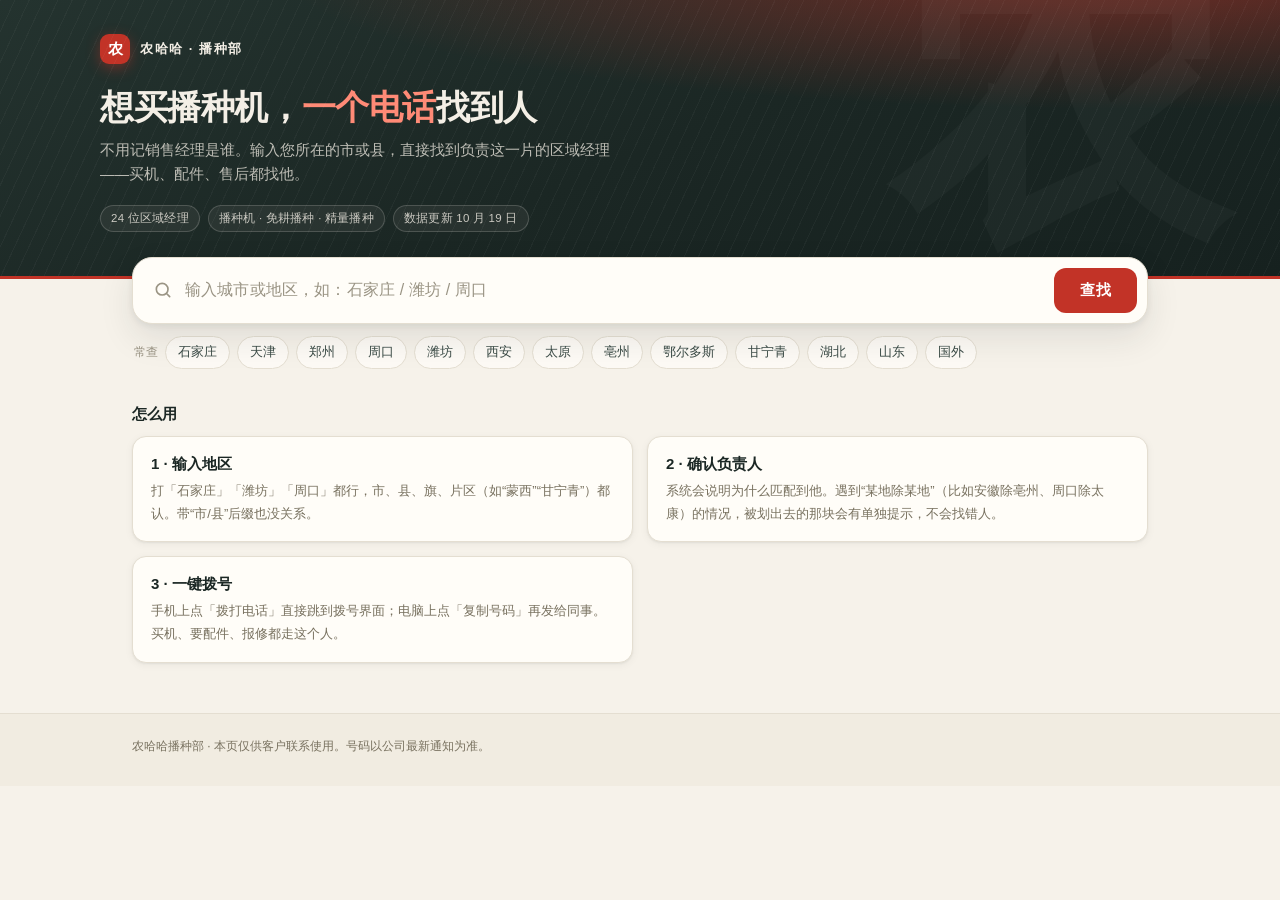
<file: index.html>
<!DOCTYPE html>
<html lang="zh-CN">
<head>
<meta charset="utf-8">
<meta name="viewport" content="width=device-width, initial-scale=1, viewport-fit=cover">
<meta name="robots" content="index, follow">
<meta name="theme-color" content="#1b2724">
<meta name="format-detection" content="telephone=no">
<title>农哈哈播种部 · 全国销售服务通讯录</title>
<link rel="stylesheet" href="./app.css">
<link rel="icon" href="data:image/svg+xml,%3Csvg xmlns='http://www.w3.org/2000/svg' viewBox='0 0 32 32'%3E%3Crect width='32' height='32' rx='8' fill='%23c23327'/%3E%3Ctext x='16' y='23' font-size='18' font-family='sans-serif' font-weight='700' fill='%23fff' text-anchor='middle'%3E农%3C/text%3E%3C/svg%3E">
</head>
<body>

<header class="hero">
  <div class="hero-inner">
    <div class="brand-row">
      <div class="brand-mark">农</div>
      <div>
        <div class="brand-name">农哈哈 · 播种部</div>
      </div>
    </div>
    <h1>想买播种机，<span class="nowrap"><em>一个电话</em>找到人</span></h1>
    <p class="hero-sub">不用记销售经理是谁。输入您所在的市或县，直接找到负责这一片的区域经理——买机、配件、售后都找他。</p>
    <div class="hero-meta">
      <span class="meta-pill" id="metaTotal">全国区域经理</span>
      <span class="meta-pill">播种机 · 免耕播种 · 精量播种</span>
      <span class="meta-pill" id="metaUpdated">数据加载中</span>
    </div>
  </div>
</header>

<div class="search-wrap">
  <div class="search-box">
    <svg class="search-icon" viewBox="0 0 24 24" fill="none" stroke="currentColor" stroke-width="2" stroke-linecap="round" aria-hidden="true">
      <circle cx="11" cy="11" r="7"></circle><path d="M20 20l-3.5-3.5"></path>
    </svg>
    <label class="sr-only" for="q">输入地区</label>
    <input id="q" type="search" inputmode="search" autocomplete="off" enterkeyhint="search"
           placeholder="输入城市或地区，如：石家庄 / 潍坊 / 周口">
    <button class="btn-search" id="btnSearch" type="button">查找</button>
  </div>
</div>

<div class="chips" id="chips">
  <span class="chips-label">常查</span>
</div>

<main>
  <section id="resultSection" hidden>
    <div class="section-head">
      <div class="section-title"><b id="resultTitle">查询结果</b></div>
      <div class="view-toggle" id="viewToggle">
        <button type="button" data-view="cards" class="on">卡片</button>
        <button type="button" data-view="table">表格</button>
      </div>
    </div>
    <div id="result"></div>
    <div id="related"></div>
  </section>

  <section id="favSection" hidden>
    <div class="section-head">
      <div class="section-title"><b>我收藏的负责人</b></div>
      <button class="chip" type="button" id="clearFav">清空收藏</button>
    </div>
    <div id="favList" class="cards"></div>
  </section>

  <section id="introSection">
    <div class="section-head">
      <div class="section-title"><b>怎么用</b></div>
    </div>
    <div class="cards">
      <div class="card">
        <h3 style="margin:0 0 6px;font-size:15px">1 · 输入地区</h3>
        <p style="margin:0;font-size:13px;line-height:1.75;color:var(--muted)">打「石家庄」「潍坊」「周口」都行，市、县、旗、片区（如“蒙西”“甘宁青”）都认。带“市/县”后缀也没关系。</p>
      </div>
      <div class="card">
        <h3 style="margin:0 0 6px;font-size:15px">2 · 确认负责人</h3>
        <p style="margin:0;font-size:13px;line-height:1.75;color:var(--muted)">系统会说明为什么匹配到他。遇到“某地除某地”（比如安徽除亳州、周口除太康）的情况，被划出去的那块会有单独提示，不会找错人。</p>
      </div>
      <div class="card">
        <h3 style="margin:0 0 6px;font-size:15px">3 · 一键拨号</h3>
        <p style="margin:0;font-size:13px;line-height:1.75;color:var(--muted)">手机上点「拨打电话」直接跳到拨号界面；电脑上点「复制号码」再发给同事。买机、要配件、报修都走这个人。</p>
      </div>
    </div>
  </section>
</main>

<footer>
  <div class="foot-inner">
    <div>农哈哈播种部 · 本页仅供客户联系使用。号码以公司最新通知为准。</div>
  </div>
</footer>

<div class="toast" id="toast" role="status" aria-live="polite"></div>

<script src="./data.js"></script>
<script src="./app.js"></script>
</body>
</html>
</file>
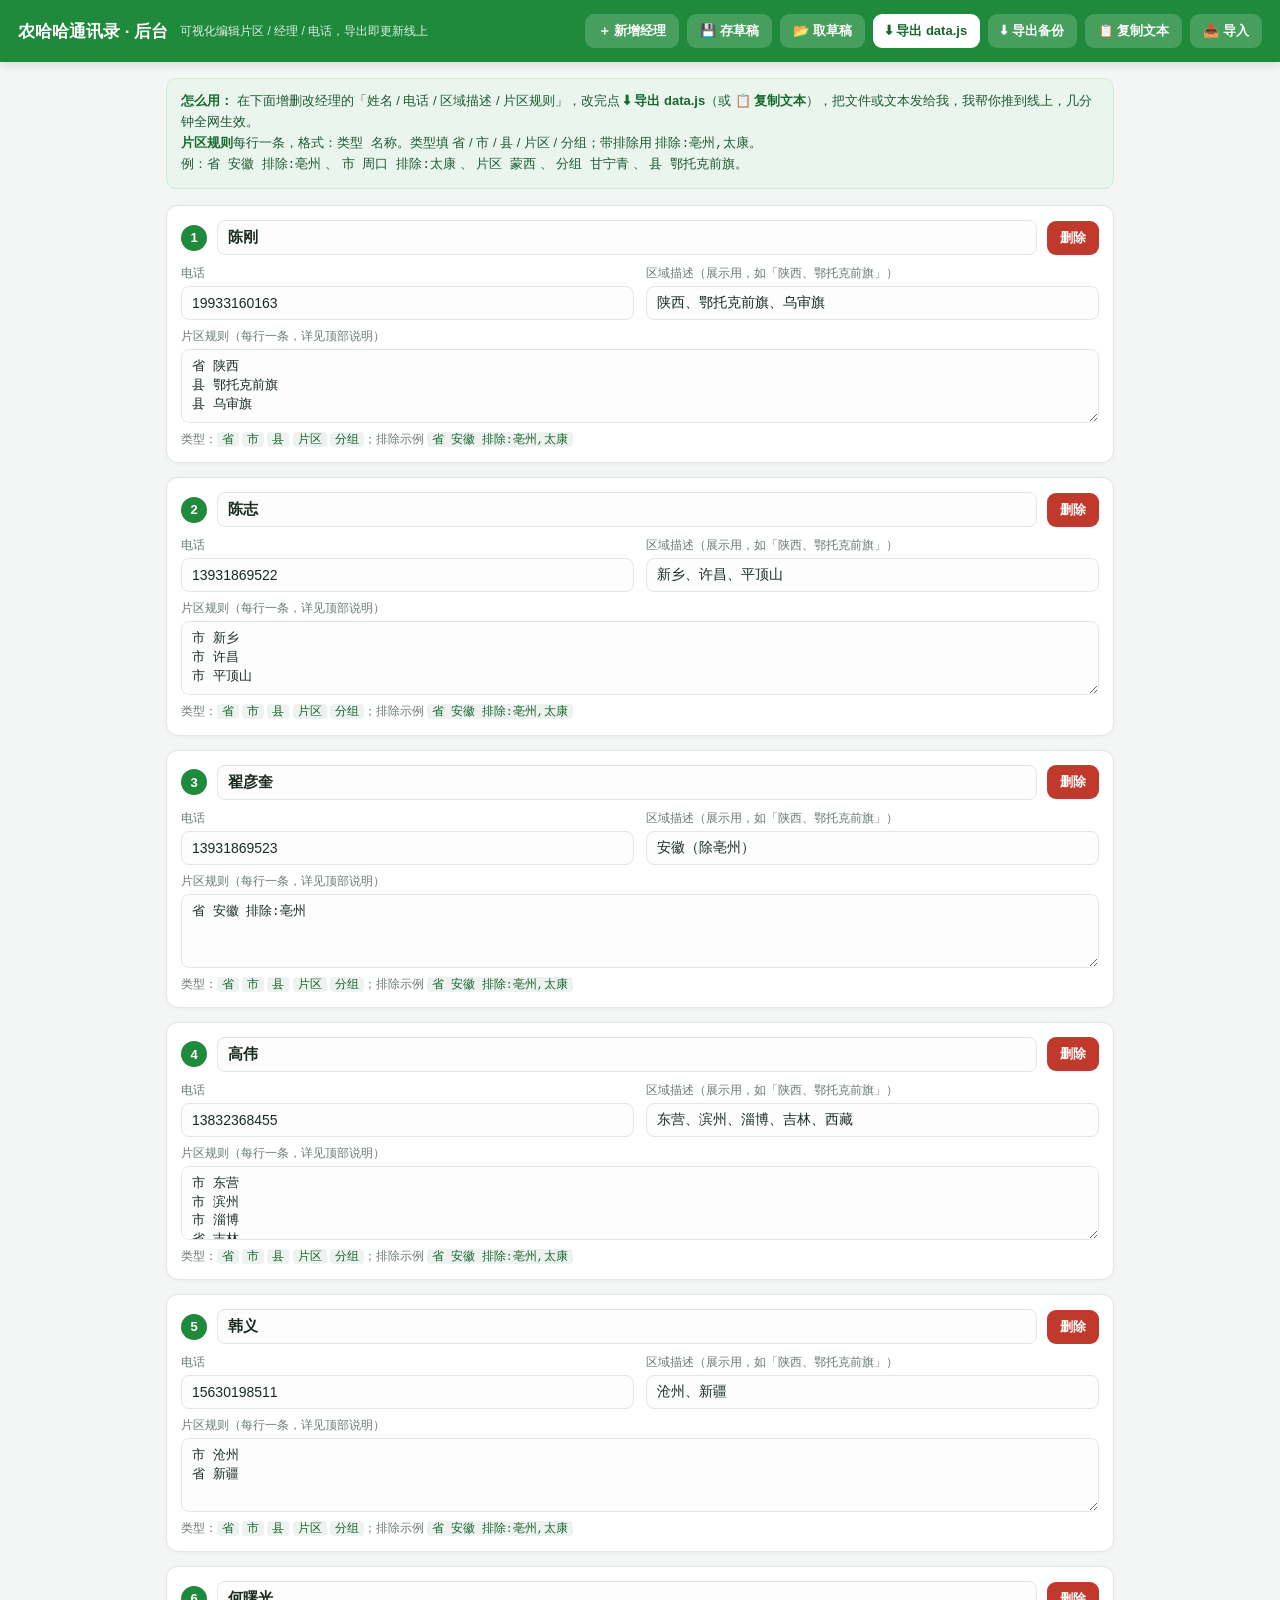
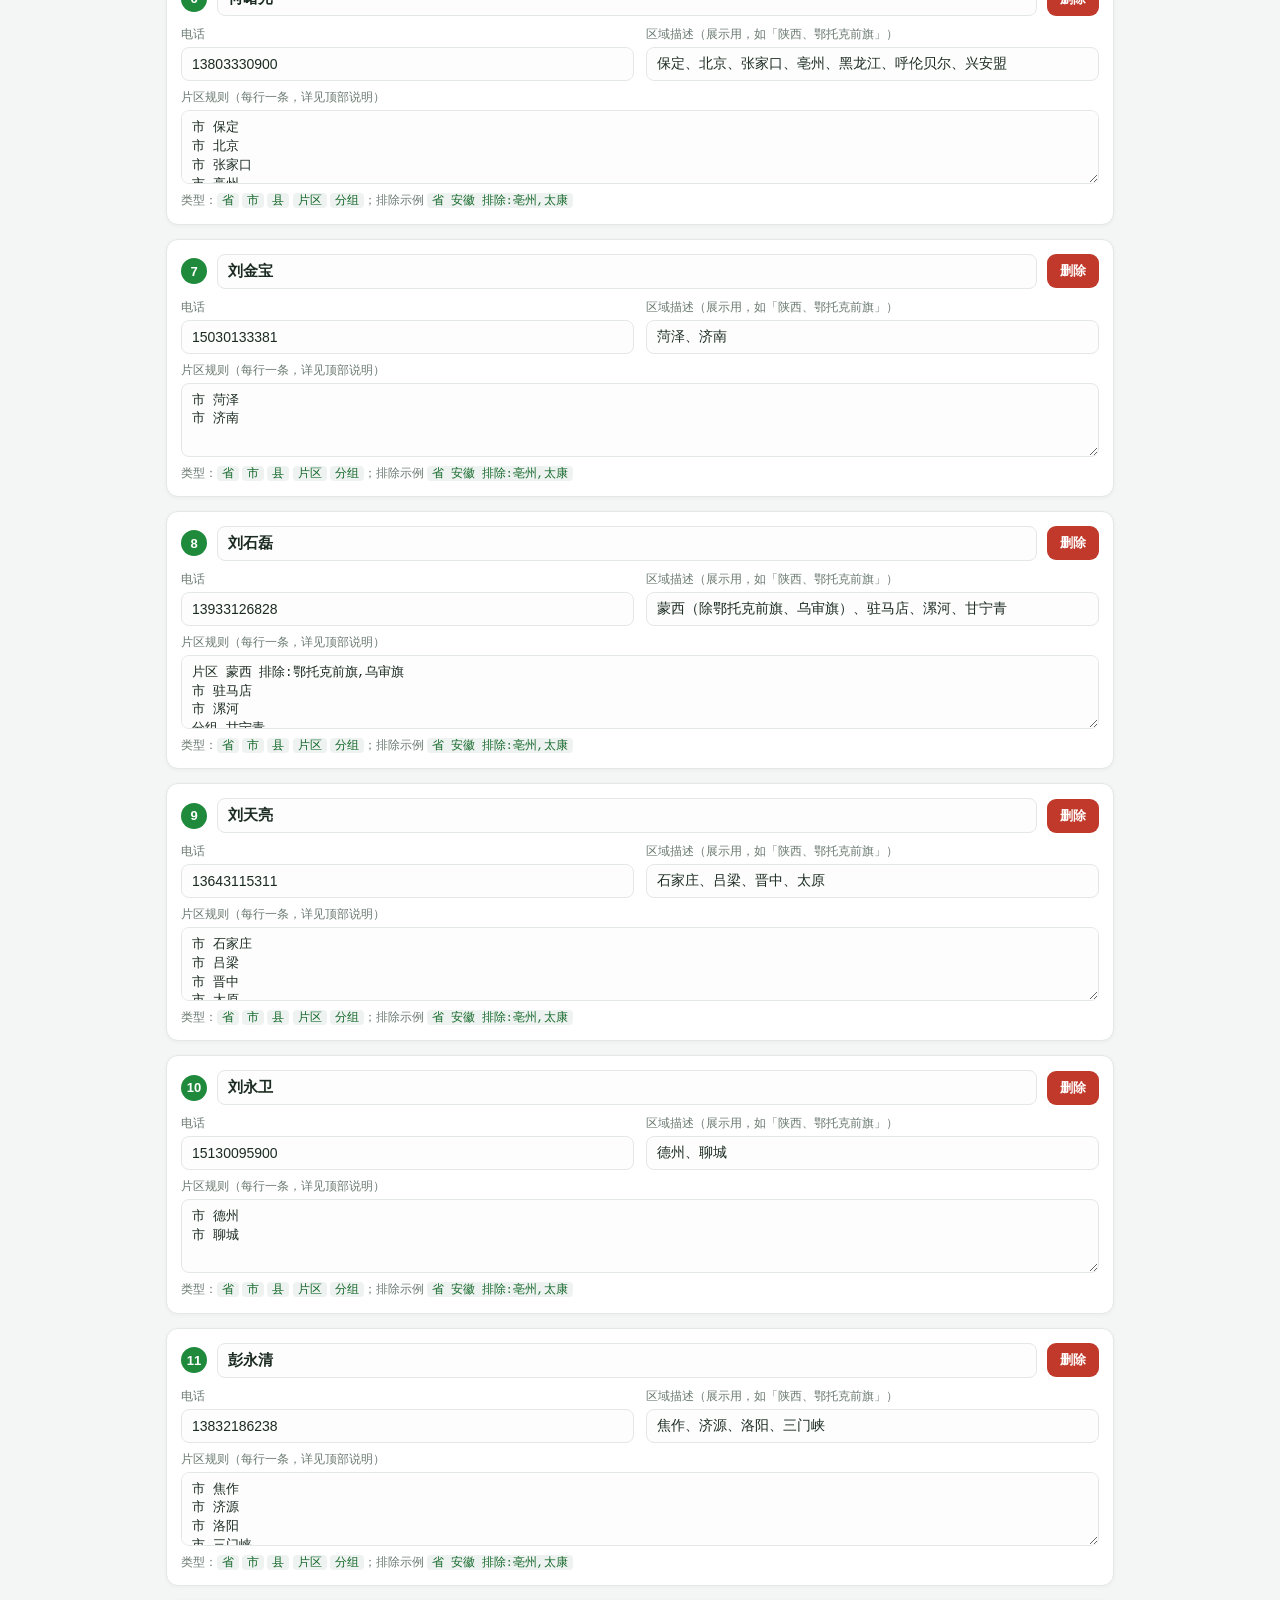
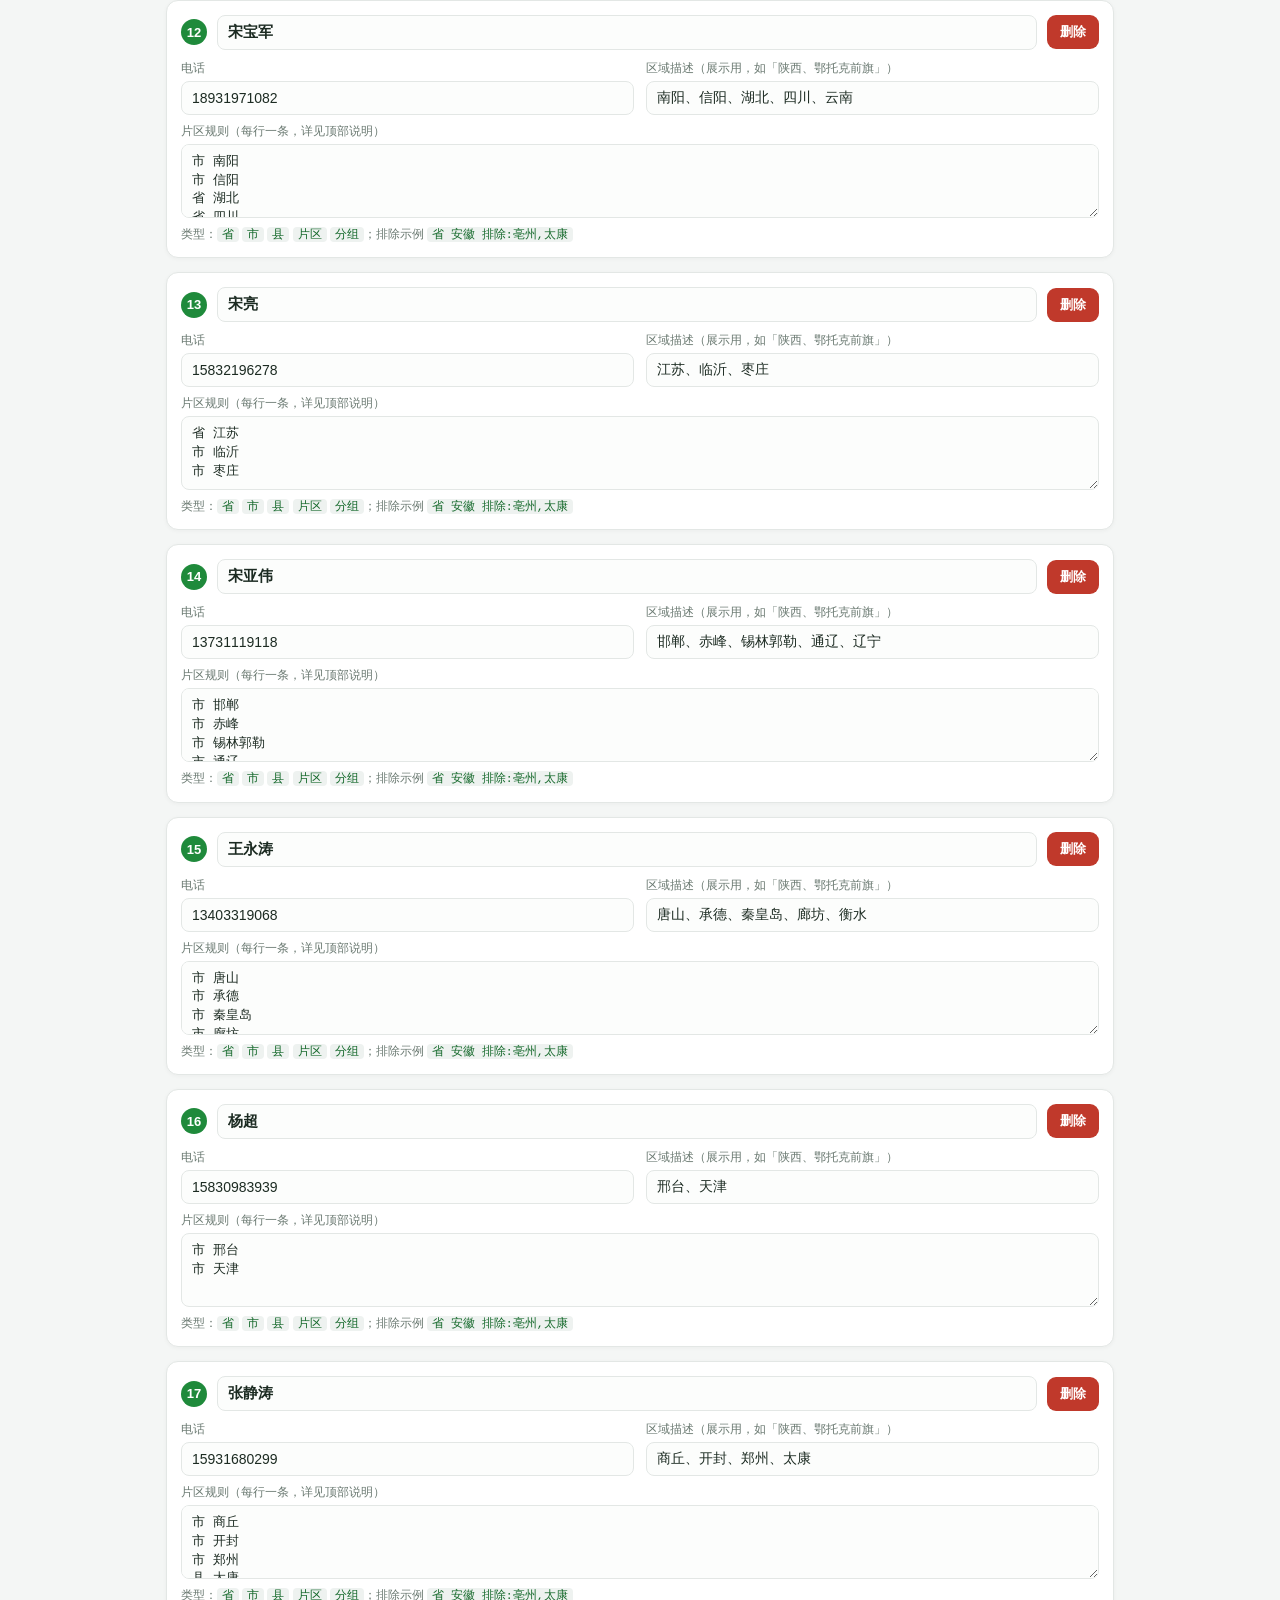
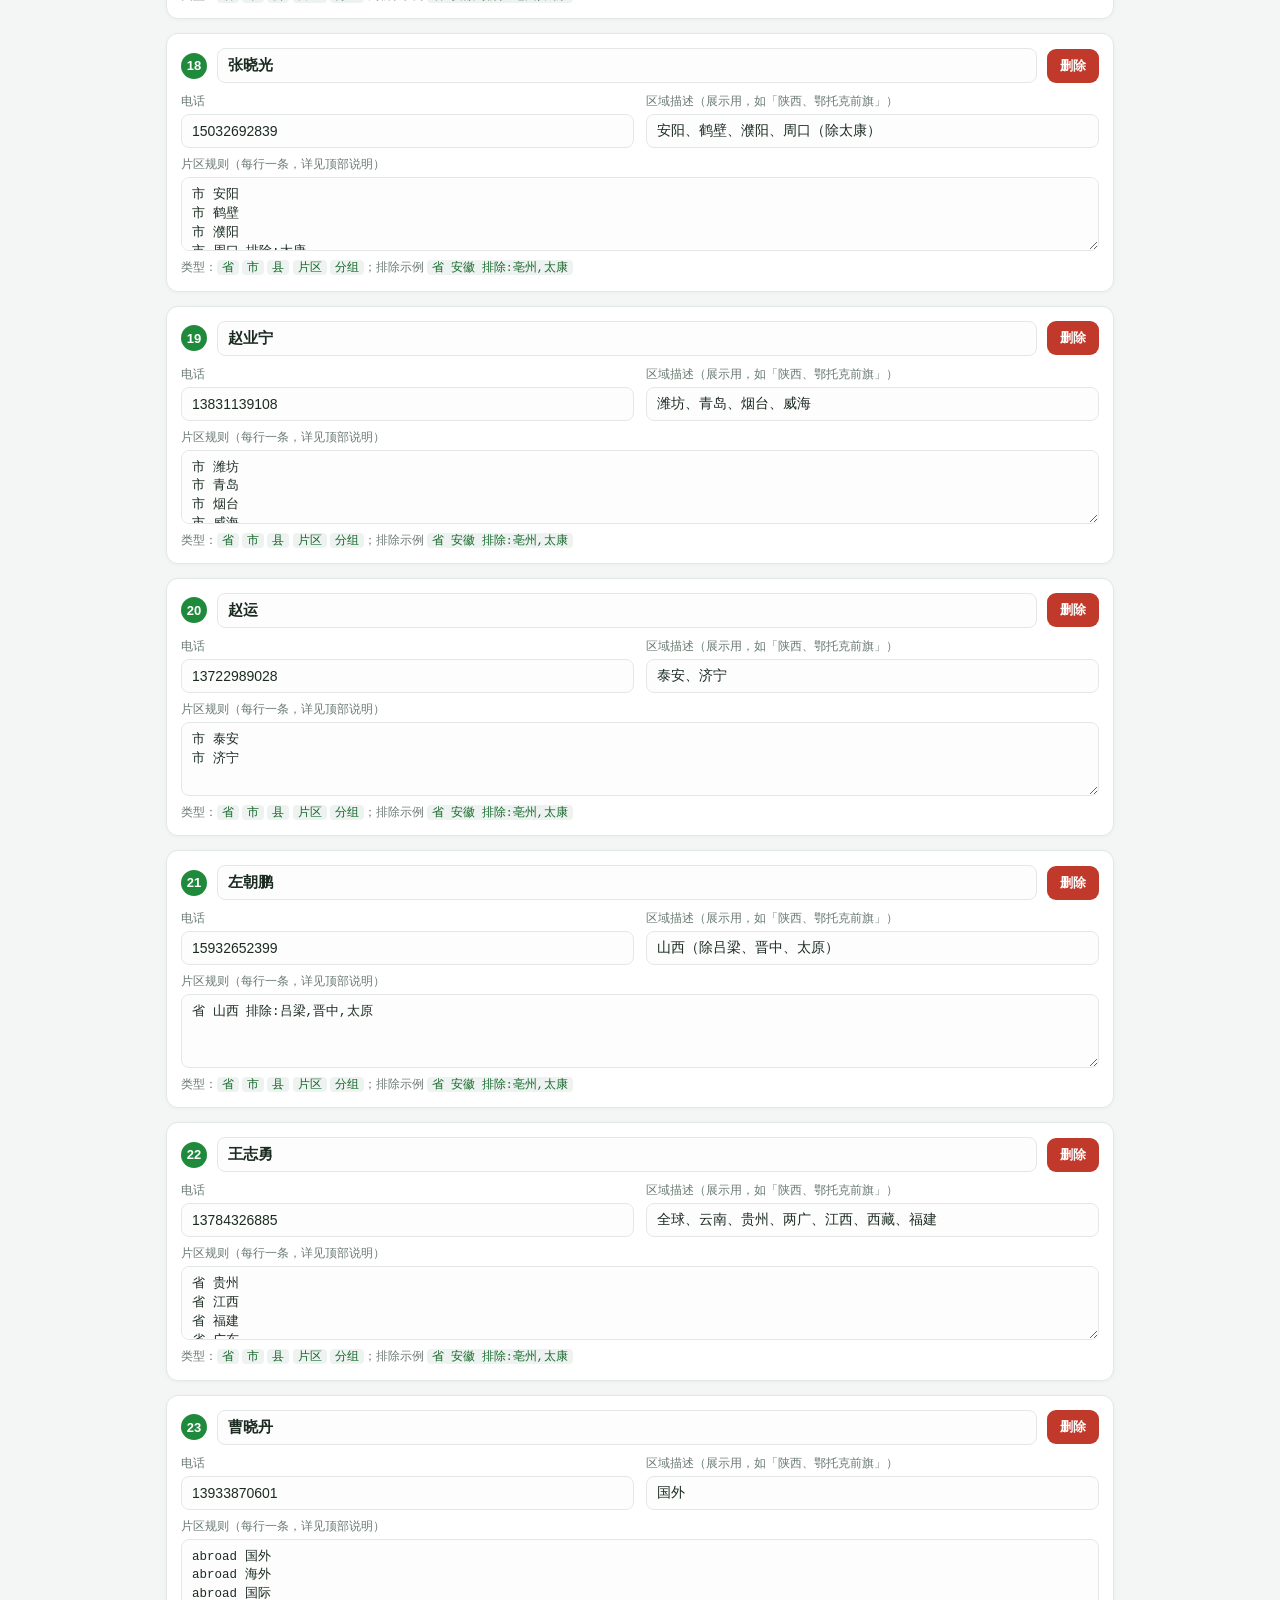
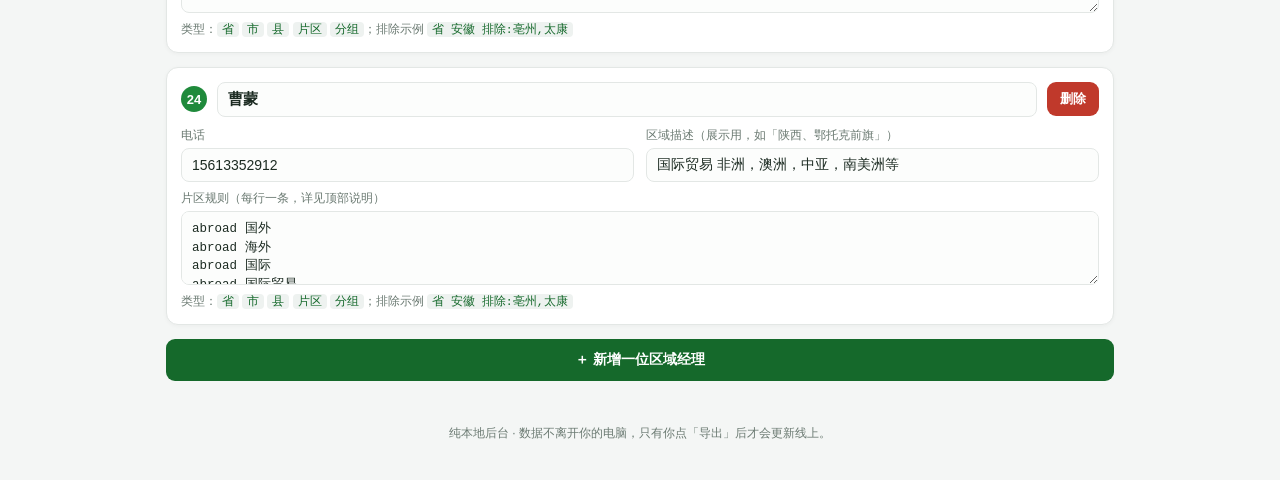
<file: admin.html>
<!DOCTYPE html>
<html lang="zh-CN">
<head>
<meta charset="utf-8" />
<meta name="viewport" content="width=device-width, initial-scale=1, viewport-fit=cover" />
<title>农哈哈通讯录 · 内容管理后台</title>
<script src="data.js"></script>
<style>
  :root{ --green:#1f8a3b; --green-d:#15692b; --bg:#f4f6f5; --card:#fff; --line:#e3e7e5; --text:#1c2b22; --muted:#6b7a72; --red:#c0392b; }
  *{box-sizing:border-box}
  body{margin:0;font-family:-apple-system,"PingFang SC","Microsoft YaHei",sans-serif;background:var(--bg);color:var(--text);}
  header{background:var(--green);color:#fff;padding:14px 18px;display:flex;align-items:center;gap:12px;flex-wrap:wrap;position:sticky;top:0;z-index:20;box-shadow:0 2px 10px rgba(0,0,0,.12)}
  header h1{font-size:17px;margin:0;font-weight:700}
  header .sub{font-size:12px;opacity:.85}
  .tools{margin-left:auto;display:flex;gap:8px;flex-wrap:wrap}
  button{font-family:inherit;cursor:pointer;border:none;border-radius:9px;padding:8px 13px;font-size:13px;font-weight:600;background:#fff;color:var(--green-d);transition:.15s}
  button:hover{filter:brightness(.96)}
  button.primary{background:#fff;color:var(--green-d)}
  button.danger{background:var(--red);color:#fff}
  button.ghost{background:rgba(255,255,255,.18);color:#fff}
  main{max-width:980px;margin:0 auto;padding:16px}
  .hint{background:#eaf5ee;border:1px solid #cdebd6;color:#1c5a32;font-size:13px;line-height:1.6;padding:12px 14px;border-radius:10px;margin-bottom:16px}
  .hint b{color:#15692b}
  .card{background:var(--card);border:1px solid var(--line);border-radius:12px;padding:14px;margin-bottom:14px;box-shadow:0 1px 4px rgba(0,0,0,.04)}
  .card .top{display:flex;align-items:center;gap:10px;margin-bottom:10px}
  .card .idx{background:var(--green);color:#fff;width:26px;height:26px;border-radius:50%;display:flex;align-items:center;justify-content:center;font-size:13px;font-weight:700;flex:none}
  .card .top input.name{flex:1;font-size:15px;font-weight:700}
  .row{display:flex;gap:12px;flex-wrap:wrap;margin-bottom:8px}
  .field{flex:1;min-width:200px}
  .field label{display:block;font-size:12px;color:var(--muted);margin-bottom:4px}
  input,textarea{width:100%;border:1px solid var(--line);border-radius:8px;padding:8px 10px;font-size:14px;font-family:inherit;background:#fcfdfc;color:var(--text)}
  textarea{resize:vertical;min-height:74px;font-family:ui-monospace,Menlo,Consolas,monospace;font-size:12.5px;line-height:1.5}
  .rules-help{font-size:11.5px;color:var(--muted);margin-top:4px;line-height:1.5}
  .rules-help code{background:#eef2f0;padding:1px 5px;border-radius:4px;color:#15692b}
  .del{margin-left:auto}
  .add{width:100%;background:var(--green-d);color:#fff;padding:12px;font-size:14px;margin-bottom:20px}
  footer{text-align:center;color:var(--muted);font-size:12px;padding:24px}
  .toast{position:fixed;left:50%;bottom:28px;transform:translateX(-50%);background:#1c2b22;color:#fff;padding:11px 18px;border-radius:10px;font-size:14px;opacity:0;pointer-events:none;transition:.25s;z-index:50}
  .toast.show{opacity:1}
  .preview{font-size:12px;color:var(--muted);margin-top:6px}
</style>
</head>
<body>
<header>
  <h1>农哈哈通讯录 · 后台</h1>
  <span class="sub">可视化编辑片区 / 经理 / 电话，导出即更新线上</span>
  <div class="tools">
    <button class="ghost" onclick="addManager()">＋ 新增经理</button>
    <button class="ghost" onclick="saveDraft()">💾 存草稿</button>
    <button class="ghost" onclick="loadDraft()">📂 取草稿</button>
    <button class="primary" onclick="exportDataJs()">⬇ 导出 data.js</button>
    <button class="ghost" onclick="exportJson()">⬇ 导出备份</button>
    <button class="ghost" onclick="copyDataJs()">📋 复制文本</button>
    <button class="ghost" onclick="importFile()">📥 导入</button>
    <input type="file" id="fileInput" accept=".js,.json" style="display:none" onchange="doImport(event)" />
  </div>
</header>

<main>
  <div class="hint">
    <b>怎么用：</b> 在下面增删改经理的「姓名 / 电话 / 区域描述 / 片区规则」，改完点 <b>⬇ 导出 data.js</b>（或 <b>📋 复制文本</b>），把文件或文本发给我，我帮你推到线上，几分钟全网生效。<br>
    <b>片区规则</b>每行一条，格式：<code>类型 名称</code>。类型填 <code>省</code> / <code>市</code> / <code>县</code> / <code>片区</code> / <code>分组</code>；带排除用 <code>排除:亳州,太康</code>。<br>
    例：<code>省 安徽 排除:亳州</code> 、 <code>市 周口 排除:太康</code> 、 <code>片区 蒙西</code> 、 <code>分组 甘宁青</code> 、 <code>县 鄂托克前旗</code>。
  </div>

  <div id="list"></div>
  <button class="add" onclick="addManager()">＋ 新增一位区域经理</button>
  <footer>纯本地后台 · 数据不离开你的电脑，只有你点「导出」后才会更新线上。</footer>
</main>

<div class="toast" id="toast"></div>

<script>
const TYPE_MAP = { '省':'province','省份':'province','省区':'province',
  '市':'city','城市':'city','市区':'city',
  '县':'county','区县':'county','区':'county','旗':'county','县区':'county',
  '片区':'area','区域':'area','地区':'area','蒙西':'area','甘宁青':'group',
  '分组':'group','组':'group' };
const GROUP_EXPAND = { '甘宁青':['甘肃','宁夏','青海'] };
const AREA_EXPAND  = { '蒙西':['阿拉善盟','乌海','巴彦淖尔','鄂尔多斯'] };

let managers = (window.NH_DATA && window.NH_DATA.managers) ? JSON.parse(JSON.stringify(window.NH_DATA.managers)) : [];
let brand = (window.NH_DATA && window.NH_DATA.brand) || '农哈哈';
let updatedAt = (window.NH_DATA && window.NH_DATA.updatedAt) || new Date().toISOString().slice(0,10);
let hotRegions = (window.NH_DATA && window.NH_DATA.hotRegions) || [];
let privacyMode = (window.NH_DATA && window.NH_DATA.privacyMode) || false;

function esc(s){ return String(s==null?'':s).replace(/&/g,'&amp;').replace(/</g,'&lt;').replace(/>/g,'&gt;').replace(/"/g,'&quot;'); }
function toast(msg){ const t=document.getElementById('toast'); t.textContent=msg; t.classList.add('show'); clearTimeout(t._t); t._t=setTimeout(()=>t.classList.remove('show'),1800); }

function maskPhone(p){ if(!p||p.length<7) return p||''; return p.slice(0,3)+'****'+p.slice(-4); }

// 解析片区规则文本 -> regions 数组
function parseRules(text){
  const lines = String(text||'').split(/\n+/).map(s=>s.trim()).filter(Boolean);
  const regions=[];
  for(const line of lines){
    // 提取排除
    let excl = [];
    let body = line;
    const m = body.match(/排除[:：]\s*([^，,；;]+)/);
    if(m){ excl = m[1].split(/[，,、；;]/).map(s=>s.trim()).filter(Boolean); body = body.replace(m[0],' '); }
    const parts = body.trim().split(/\s+/);
    if(parts.length<2) continue;
    let typeRaw = parts[0]; let name = parts.slice(1).join(' ').trim();
    if(!name) continue;
    let type = TYPE_MAP[typeRaw] || (TYPE_MAP[typeRaw.replace(/[，,。]/g,'')] ) || null;
    if(!type){ toast('未知类型: '+typeRaw+'（用 省/市/县/片区/分组）'); continue; }
    let label = name;
    if(excl.length) label = name + '（除' + excl.join('、') + '）';
    regions.push({ type, name, label });
  }
  return regions;
}

function regionsToText(regions){
  if(!regions||!regions.length) return '';
  return regions.map(r=>{
    let t = Object.keys(TYPE_MAP).find(k=>TYPE_MAP[k]===r.type && k.length<=3) || r.type;
    // 优先短中文
    const short={province:'省',city:'市',county:'县',area:'片区',group:'分组'};
    t = short[r.type]||r.type;
    const ex = (r.label||'').match(/（除(.+)）/);
    if(ex){ return t+' '+r.name+' 排除:'+ex[1].split('、').join(','); }
    return t+' '+r.name;
  }).join('\n');
}

function render(){
  const list = document.getElementById('list');
  list.innerHTML = managers.map((m,i)=>{
    const rules = regionsToText(m.regions);
    return `<div class="card" data-i="${i}">
      <div class="top">
        <span class="idx">${i+1}</span>
        <input class="name" value="${esc(m.name)}" data-k="name" placeholder="姓名" />
        <button class="danger del" onclick="delManager(${i})">删除</button>
      </div>
      <div class="row">
        <div class="field"><label>电话</label><input value="${esc(m.phone)}" data-k="phone" placeholder="如 19933160163" /></div>
        <div class="field"><label>区域描述（展示用，如「陕西、鄂托克前旗」）</label><input value="${esc(m.regionText)}" data-k="regionText" placeholder="负责：陕西、鄂托克前旗" /></div>
      </div>
      <div class="field"><label>片区规则（每行一条，详见顶部说明）</label>
        <textarea data-k="rules" placeholder="省 陕西&#10;县 鄂托克前旗&#10;省 安徽 排除:亳州">${esc(rules)}</textarea>
        <div class="rules-help">类型：<code>省</code> <code>市</code> <code>县</code> <code>片区</code> <code>分组</code>；排除示例 <code>省 安徽 排除:亳州,太康</code></div>
      </div>
    </div>`;
  }).join('');
  // 绑定输入事件
  list.querySelectorAll('.card').forEach(card=>{
    const i = +card.dataset.i;
    card.querySelectorAll('[data-k]').forEach(inp=>{
      inp.addEventListener('input', ()=>{
        const k = inp.dataset.k;
        if(k==='rules'){ managers[i].regions = parseRules(inp.value); }
        else managers[i][k] = inp.value;
      });
    });
  });
}

function addManager(){
  const nextId = managers.reduce((a,m)=>Math.max(a,(m.id||0)),0)+1;
  managers.push({ id:nextId, name:'', phone:'', phoneMasked:'', phoneStatus:'verified', phoneRaw:'',
    regionText:'', regions:[], note:'', masked:false, matchReasons:[] });
  render(); toast('已新增，填完点导出');
}
function delManager(i){ managers.splice(i,1); render(); toast('已删除'); }

function buildData(){
  const out = managers.map(m=>{
    const phone = (m.phone||'').trim();
    return {
      id: m.id,
      name: (m.name||'').trim(),
      phone,
      phoneMasked: maskPhone(phone),
      phoneStatus: m.phoneStatus || (phone?'verified':'pending'),
      phoneRaw: m.phoneRaw || '',
      regionText: (m.regionText||'').trim(),
      regions: m.regions || [],
      note: m.note || '',
      masked: !!m.masked,
      matchReasons: m.matchReasons || []
    };
  }).filter(m=>m.name || m.phone);
  return { brand, updatedAt:new Date().toISOString().slice(0,10), hotRegions, privacyMode, managers:out };
}

function dataJsText(){
  const data = buildData();
  return 'window.NH_DATA = ' + JSON.stringify(data,null,1) + ';\n';
}
function exportDataJs(){
  const blob = new Blob([dataJsText()],{type:'application/javascript'});
  const a=document.createElement('a'); a.href=URL.createObjectURL(blob); a.download='data.js'; a.click();
  toast('已导出 data.js，发给我即可更新线上');
}
function exportJson(){
  const blob = new Blob([JSON.stringify(buildData(),null,2)],{type:'application/json'});
  const a=document.createElement('a'); a.href=URL.createObjectURL(blob); a.download='contacts.json'; a.click();
  toast('已导出 contacts.json 备份');
}
function copyDataJs(){
  navigator.clipboard.writeText(dataJsText()).then(()=>toast('已复制 data.js 文本')).catch(()=>toast('复制失败，请用导出'));
}
function saveDraft(){
  try{ localStorage.setItem('nh_admin_draft', JSON.stringify(managers)); toast('草稿已存到本机浏览器'); }
  catch(e){ toast('存储失败'); }
}
function loadDraft(){
  const d = localStorage.getItem('nh_admin_draft');
  if(!d){ toast('没有草稿'); return; }
  managers = JSON.parse(d); render(); toast('已从草稿恢复');
}
function importFile(){ document.getElementById('fileInput').click(); }
function doImport(e){
  const f = e.target.files[0]; if(!f) return;
  const r = new FileReader();
  r.onload = ()=>{
    try{
      let txt = r.result;
      const mm = txt.match(/NH_DATA\s*=\s*([\s\S]+?);?\s*$/);
      let obj;
      if(mm){ obj = JSON.parse(mm[1]); }
      else { obj = JSON.parse(txt); }
      if(obj && obj.managers){ managers = obj.managers; brand=obj.brand||brand; hotRegions=obj.hotRegions||[]; privacyMode=obj.privacyMode||false; render(); toast('导入成功：'+managers.length+' 位'); }
      else toast('文件格式不对');
    }catch(err){ toast('解析失败：'+err.message); }
  };
  r.readAsText(f);
}

render();
</script>
</body>
</html>
</file>
<file: app.css>
:root {
  --ink: #1b2724;
  --ink-2: #26332f;
  --ink-3: #3a4a45;
  --paper: #f6f2ea;
  --card: #fffdf8;
  --red: #c23327;
  --red-dark: #a52a20;
  --red-soft: #f6e2de;
  --line: #e4ded1;
  --line-strong: #d3cbb9;
  --muted: #78715f;
  --muted-2: #9a9484;
  --ok: #2f6b4f;
  --warn: #a8741a;
  --shadow-s: 0 1px 2px rgba(27, 39, 36, .06), 0 2px 8px rgba(27, 39, 36, .05);
  --shadow-m: 0 2px 6px rgba(27, 39, 36, .07), 0 14px 34px rgba(27, 39, 36, .1);
  --r-s: 10px;
  --r-m: 14px;
  --r-l: 20px;
  --font: -apple-system, BlinkMacSystemFont, "Segoe UI", "PingFang SC", "Hiragino Sans GB", "Microsoft YaHei", "Source Han Sans SC", sans-serif;
  --mono: ui-monospace, "SF Mono", "Cascadia Mono", Consolas, "Roboto Mono", monospace;
}

* { box-sizing: border-box; }

[hidden] { display: none !important; }

html, body {
  margin: 0;
  padding: 0;
  background: var(--paper);
  color: var(--ink);
  font-family: var(--font);
  -webkit-font-smoothing: antialiased;
  text-rendering: optimizeLegibility;
}

body { min-height: 100vh; }

a { color: inherit; text-decoration: none; }

button { font-family: inherit; cursor: pointer; border: none; background: none; color: inherit; }

::selection { background: var(--red); color: #fff; }

/* ---------- 顶部 ---------- */
.hero {
  position: relative;
  overflow: hidden;
  background:
    radial-gradient(120% 90% at 88% -10%, rgba(194, 51, 39, .5) 0%, rgba(194, 51, 39, 0) 55%),
    linear-gradient(158deg, #24332f 0%, #1b2724 52%, #16211f 100%);
  color: #f4efe6;
  padding: 26px 20px 30px;
  border-bottom: 3px solid var(--red);
}

.hero::after {
  content: "";
  position: absolute;
  inset: 0;
  background-image:
    repeating-linear-gradient(115deg, rgba(255, 255, 255, .035) 0 1px, transparent 1px 13px);
  pointer-events: none;
}

.hero::before {
  content: "农";
  position: absolute;
  right: -18px;
  top: -58px;
  font-size: 260px;
  line-height: 1;
  font-weight: 700;
  color: rgba(255, 255, 255, .028);
  letter-spacing: 0;
  pointer-events: none;
}

@media (min-width: 860px) {
  .hero::before { right: 4%; top: -80px; font-size: 340px; }
}

.hero h1 .nowrap { display: inline-block; }

.hero-inner { position: relative; max-width: 1080px; margin: 0 auto; }

.brand-row {
  display: flex;
  align-items: center;
  gap: 10px;
  font-size: 12px;
  letter-spacing: .16em;
  color: rgba(244, 239, 230, .72);
  text-transform: uppercase;
}

.brand-mark {
  width: 30px; height: 30px;
  display: grid; place-items: center;
  border-radius: 9px;
  background: var(--red);
  color: #fff;
  font-size: 15px;
  font-weight: 700;
  letter-spacing: 0;
  box-shadow: 0 4px 14px rgba(194, 51, 39, .45);
}

.brand-name { font-size: 13px; letter-spacing: .12em; color: #f4efe6; font-weight: 600; }

.hero h1 {
  margin: 22px 0 8px;
  font-size: 27px;
  line-height: 1.28;
  letter-spacing: -.4px;
  font-weight: 700;
}

.hero h1 em { font-style: normal; color: #ff8a76; }

.hero-sub {
  margin: 0;
  font-size: 13.5px;
  line-height: 1.7;
  color: rgba(244, 239, 230, .74);
  max-width: 520px;
}

.hero-meta {
  display: flex;
  flex-wrap: wrap;
  gap: 8px;
  margin-top: 18px;
}

.meta-pill {
  font-size: 11.5px;
  padding: 5px 10px;
  border-radius: 999px;
  border: 1px solid rgba(244, 239, 230, .18);
  background: rgba(244, 239, 230, .06);
  color: rgba(244, 239, 230, .8);
  letter-spacing: .02em;
}

/* ---------- 搜索 ---------- */
.search-wrap { max-width: 1080px; margin: -22px auto 0; padding: 0 20px; position: relative; z-index: 3; }

.search-box {
  background: var(--card);
  border: 1px solid var(--line);
  border-radius: var(--r-l);
  box-shadow: var(--shadow-m);
  padding: 8px;
  display: flex;
  gap: 8px;
  align-items: center;
}

.search-box:focus-within { border-color: var(--line-strong); box-shadow: 0 4px 10px rgba(27, 39, 36, .08), 0 18px 40px rgba(27, 39, 36, .14); }

.search-icon { width: 20px; height: 20px; margin-left: 10px; flex: none; color: var(--muted-2); }

#q {
  flex: 1;
  min-width: 0;
  border: none;
  outline: none;
  background: transparent;
  font-size: 16px;
  padding: 12px 4px;
  color: var(--ink);
  letter-spacing: .01em;
}

#q::placeholder { color: var(--muted-2); }

.btn-search {
  flex: none;
  padding: 12px 18px;
  border-radius: 12px;
  background: var(--red);
  color: #fff;
  font-size: 14.5px;
  font-weight: 600;
  letter-spacing: .02em;
  transition: background .16s, transform .16s;
}

.btn-search:hover { background: var(--red-dark); }
.btn-search:active { transform: scale(.98); }

.chips {
  display: flex;
  gap: 7px;
  overflow-x: auto;
  padding: 12px 20px 4px;
  margin: 0 auto;
  max-width: 1080px;
  scrollbar-width: none;
}
.chips::-webkit-scrollbar { display: none; }

.chip {
  flex: none;
  font-size: 12.5px;
  padding: 7px 12px;
  border-radius: 999px;
  border: 1px solid var(--line);
  background: rgba(255, 253, 248, .8);
  color: var(--ink-3);
  transition: all .15s;
}

.chip:hover { border-color: var(--red); color: var(--red); background: #fff; }

.chips-label { font-size: 11.5px; color: var(--muted-2); align-self: center; flex: none; padding-left: 2px; }

/* ---------- 主体 ---------- */
main { max-width: 1080px; margin: 0 auto; padding: 6px 20px 40px; }

.section-head {
  display: flex;
  align-items: baseline;
  justify-content: space-between;
  gap: 12px;
  margin: 26px 0 12px;
}

.section-title { font-size: 13px; letter-spacing: .14em; color: var(--muted); text-transform: uppercase; }

.section-title b { color: var(--ink); font-weight: 700; letter-spacing: 0; text-transform: none; font-size: 15px; }

.view-toggle { display: none; gap: 4px; background: #ece6da; border-radius: 9px; padding: 3px; }

.view-toggle button { font-size: 12.5px; padding: 6px 12px; border-radius: 7px; color: var(--muted); }

.view-toggle button.on { background: var(--card); color: var(--ink); box-shadow: var(--shadow-s); }

/* ---------- 匹配卡片 ---------- */
.cards { display: grid; gap: 12px; grid-template-columns: repeat(auto-fit, minmax(300px, 1fr)); }

.card {
  background: var(--card);
  border: 1px solid var(--line);
  border-radius: var(--r-m);
  padding: 16px 16px 14px;
  box-shadow: var(--shadow-s);
  position: relative;
  transition: border-color .15s, box-shadow .15s;
  max-width: 520px;
}

.card:hover { border-color: var(--line-strong); box-shadow: var(--shadow-m); }

.card.primary { border-left: 3px solid var(--red); }

.card-top { display: flex; gap: 12px; align-items: flex-start; }

.avatar {
  flex: none;
  width: 44px; height: 44px;
  border-radius: 12px;
  background: linear-gradient(150deg, #2c3b37, #1b2724);
  color: #f4efe6;
  display: grid; place-items: center;
  font-size: 17px; font-weight: 600;
  letter-spacing: .02em;
  box-shadow: inset 0 1px 0 rgba(255, 255, 255, .12);
}

.card-id { flex: 1; min-width: 0; }

.card-name {
  margin: 0;
  font-size: 17.5px;
  font-weight: 700;
  letter-spacing: -.2px;
  display: flex;
  align-items: center;
  gap: 7px;
  flex-wrap: wrap;
}

.badge {
  font-size: 10.5px;
  font-weight: 600;
  padding: 2.5px 7px;
  border-radius: 5px;
  letter-spacing: .03em;
  white-space: nowrap;
}

.badge.ok { background: #e7efe9; color: var(--ok); }
.badge.pending { background: #fbf0d8; color: var(--warn); }
.badge.role { background: #eee9dd; color: var(--ink-3); font-weight: 500; }

.card-region {
  margin: 5px 0 0;
  font-size: 12.8px;
  line-height: 1.65;
  color: var(--muted);
  word-break: break-word;
}

.card-reason {
  margin: 10px 0 0;
  font-size: 12px;
  color: var(--red);
  background: var(--red-soft);
  border-radius: 7px;
  padding: 6px 9px;
  line-height: 1.55;
}

.star {
  flex: none;
  width: 34px; height: 34px;
  border-radius: 9px;
  display: grid; place-items: center;
  color: var(--muted-2);
  border: 1px solid transparent;
  transition: all .15s;
}

.star:hover { background: #f3eee2; color: var(--warn); }
.star.on { color: var(--warn); background: #fbf1dc; }
.star svg { width: 18px; height: 18px; }

.phone-line {
  margin: 14px 0 0;
  display: flex;
  align-items: baseline;
  justify-content: space-between;
  gap: 10px;
  border-top: 1px dashed var(--line);
  padding-top: 12px;
}

.phone-num {
  font-family: var(--mono);
  font-size: 20px;
  font-weight: 600;
  letter-spacing: .06em;
  color: var(--ink);
  font-variant-numeric: tabular-nums;
}

.phone-num.dim { color: var(--warn); font-size: 17px; letter-spacing: .04em; }

.phone-hint { font-size: 11.5px; color: var(--muted-2); }

.actions { display: flex; gap: 8px; margin-top: 12px; }

.btn {
  display: inline-flex;
  align-items: center;
  justify-content: center;
  gap: 6px;
  padding: 11px 16px;
  border-radius: 11px;
  font-size: 14px;
  font-weight: 600;
  border: 1px solid transparent;
  transition: all .15s;
  white-space: nowrap;
}

.btn svg { width: 16px; height: 16px; }

.btn-primary { background: var(--red); color: #fff; flex: 1; box-shadow: 0 4px 12px rgba(194, 51, 39, .25); }
.btn-primary:hover { background: var(--red-dark); }
.btn-primary:active { transform: translateY(1px); }

.btn-ghost { background: transparent; border-color: var(--line-strong); color: var(--ink-3); }
.btn-ghost:hover { background: #f3eee2; border-color: var(--ink-3); }

.btn:disabled, .btn[aria-disabled="true"] {
  background: #ece7db;
  color: var(--muted-2);
  border-color: transparent;
  box-shadow: none;
  cursor: not-allowed;
}

.card-note {
  margin: 10px 0 0;
  font-size: 12px;
  line-height: 1.6;
  color: var(--warn);
  background: #fdf6e7;
  border: 1px solid #f0e3c4;
  border-radius: 8px;
  padding: 8px 10px;
}

/* ---------- 相关 / 空状态 ---------- */
.related {
  margin-top: 14px;
  padding: 13px 15px;
  border-radius: var(--r-m);
  background: #efeade;
  border: 1px dashed var(--line-strong);
  font-size: 12.5px;
  line-height: 1.75;
  color: var(--ink-3);
}

.related b { color: var(--ink); }

.empty {
  text-align: center;
  padding: 46px 20px;
  color: var(--muted);
}

.empty-mark {
  width: 54px; height: 54px;
  margin: 0 auto 14px;
  border-radius: 16px;
  background: #ece6da;
  display: grid; place-items: center;
  color: var(--muted-2);
}

.empty h3 { margin: 0 0 6px; font-size: 15.5px; color: var(--ink); font-weight: 600; }
.empty p { margin: 0; font-size: 13px; line-height: 1.7; }

/* ---------- 结果表格（桌面） ---------- */
.table-wrap {
  background: var(--card);
  border: 1px solid var(--line);
  border-radius: var(--r-m);
  overflow: auto;
  box-shadow: var(--shadow-s);
}

table.grid { width: 100%; border-collapse: collapse; font-size: 13.5px; }

table.grid th {
  text-align: left;
  font-size: 11.5px;
  letter-spacing: .1em;
  text-transform: uppercase;
  color: var(--muted-2);
  font-weight: 600;
  padding: 12px 14px;
  border-bottom: 1px solid var(--line);
  background: #f7f3ea;
  white-space: nowrap;
}

table.grid td { padding: 12px 14px; border-bottom: 1px solid #f0ebdf; vertical-align: middle; }
table.grid tr:last-child td { border-bottom: none; }
table.grid tbody tr:hover { background: #faf6ee; }
table.grid .num { font-family: var(--mono); font-variant-numeric: tabular-nums; letter-spacing: .04em; }

/* ---------- 页脚 ---------- */
footer {
  border-top: 1px solid var(--line);
  background: #f1ece1;
  padding: 22px 20px 30px;
  margin-top: 10px;
}

.foot-inner {
  max-width: 1080px;
  margin: 0 auto;
  display: flex;
  flex-wrap: wrap;
  gap: 10px 18px;
  align-items: center;
  justify-content: space-between;
  font-size: 12px;
  color: var(--muted);
  line-height: 1.7;
}

.foot-inner a { border-bottom: 1px solid var(--line-strong); padding-bottom: 1px; }
.foot-inner a:hover { color: var(--red); border-color: var(--red); }

/* ---------- 提示条 ---------- */
.toast {
  position: fixed;
  left: 50%;
  bottom: 26px;
  transform: translate(-50%, 20px);
  background: var(--ink);
  color: #f4efe6;
  font-size: 13px;
  padding: 11px 18px;
  border-radius: 999px;
  box-shadow: var(--shadow-m);
  opacity: 0;
  pointer-events: none;
  transition: opacity .2s, transform .2s;
  z-index: 99;
  max-width: calc(100vw - 40px);
  text-align: center;
}

.toast.show { opacity: 1; transform: translate(-50%, 0); }

/* ---------- 桌面 ---------- */
@media (min-width: 860px) {
  .hero { padding: 34px 32px 44px; }
  .hero h1 { font-size: 34px; }
  .hero-sub { font-size: 14.5px; }
  .search-wrap, .chips, main, .foot-inner { padding-left: 32px; padding-right: 32px; }
  .search-box { padding: 10px; }
  .btn-search { padding: 13px 26px; font-size: 15px; }
  .cards { grid-template-columns: repeat(auto-fit, minmax(320px, 1fr)); gap: 14px; }
  .card { padding: 18px 18px 16px; }
  .view-toggle { display: flex; }
  .card.primary { border-left-width: 3px; }
}

@media (min-width: 1180px) {
  .cards { grid-template-columns: repeat(auto-fit, minmax(340px, 1fr)); }
}

/* ---------- 后台 ---------- */
.admin-body { background: var(--paper); }

.admin-top {
  background: linear-gradient(150deg, #24332f, #1b2724);
  color: #f4efe6;
  padding: 16px 20px;
  display: flex;
  align-items: center;
  justify-content: space-between;
  gap: 12px;
  border-bottom: 3px solid var(--red);
}

.admin-top .t { display: flex; align-items: center; gap: 10px; font-size: 14.5px; font-weight: 600; }
.admin-top .t small { display: block; font-size: 11px; font-weight: 400; color: rgba(244, 239, 230, .6); letter-spacing: .08em; }

.admin-actions { display: flex; gap: 8px; align-items: center; }

.admin-main { max-width: 1180px; margin: 0 auto; padding: 22px 20px 60px; }

.panel {
  background: var(--card);
  border: 1px solid var(--line);
  border-radius: var(--r-m);
  box-shadow: var(--shadow-s);
  padding: 18px;
  margin-bottom: 16px;
}

.panel h2 { margin: 0 0 4px; font-size: 15px; letter-spacing: .01em; }
.panel .sub { margin: 0 0 14px; font-size: 12.5px; color: var(--muted); line-height: 1.6; }

.stat-row { display: grid; grid-template-columns: repeat(3, 1fr); gap: 10px; margin-bottom: 16px; }

.stat {
  background: var(--card);
  border: 1px solid var(--line);
  border-radius: var(--r-m);
  padding: 14px 16px;
  box-shadow: var(--shadow-s);
}

.stat .k { font-size: 11.5px; color: var(--muted-2); letter-spacing: .08em; }
.stat .v { font-size: 24px; font-weight: 700; margin-top: 6px; font-variant-numeric: tabular-nums; }
.stat .v.red { color: var(--red); }
.stat .v.warn { color: var(--warn); }

.field { margin-bottom: 12px; }
.field label { display: block; font-size: 12px; color: var(--muted); margin-bottom: 6px; letter-spacing: .02em; }

input[type="text"], input[type="password"], input[type="search"], textarea, select {
  width: 100%;
  padding: 11px 12px;
  border: 1px solid var(--line-strong);
  border-radius: 10px;
  background: #fffefb;
  font-size: 14px;
  font-family: inherit;
  color: var(--ink);
  outline: none;
  transition: border-color .15s, box-shadow .15s;
}

input:focus, textarea:focus, select:focus {
  border-color: var(--ink-3);
  box-shadow: 0 0 0 3px rgba(58, 74, 69, .1);
}

textarea { resize: vertical; min-height: 90px; line-height: 1.6; font-family: var(--mono); font-size: 12.5px; }

.row-2 { display: grid; grid-template-columns: 1fr; gap: 12px; }

.hint { font-size: 11.5px; color: var(--muted-2); margin-top: 5px; line-height: 1.6; }

.err {
  background: #fbe9e6;
  border: 1px solid #f0c6bf;
  color: #9c271c;
  font-size: 12.5px;
  padding: 9px 11px;
  border-radius: 9px;
  margin-bottom: 12px;
  line-height: 1.6;
}

.ok-box {
  background: #e8f0e9;
  border: 1px solid #c9dccd;
  color: #2f6b4f;
  font-size: 12.5px;
  padding: 9px 11px;
  border-radius: 9px;
  margin-bottom: 12px;
  line-height: 1.6;
}

.toolbar { display: flex; flex-wrap: wrap; gap: 8px; align-items: center; margin-bottom: 12px; }
.toolbar input[type="search"] { flex: 1; min-width: 160px; }
.toolbar .btn { flex: none; }

.btn-sm { padding: 8px 12px; font-size: 12.5px; border-radius: 9px; }

.btn-dark { background: var(--ink); color: #f4efe6; }
.btn-dark:hover { background: #101a18; }

.btn-outline { border: 1px solid var(--line-strong); color: var(--ink-3); background: #fffefb; }
.btn-outline:hover { border-color: var(--ink-3); }

.btn-danger { border: 1px solid #e6c0ba; color: var(--red); background: #fff; }
.btn-danger:hover { background: #fbeae7; }

table.admin { width: 100%; border-collapse: collapse; font-size: 13px; }

table.admin th {
  font-size: 11px; text-transform: uppercase; letter-spacing: .1em;
  color: var(--muted-2); text-align: left; padding: 9px 10px;
  border-bottom: 1px solid var(--line); background: #f7f3ea; white-space: nowrap;
}

table.admin td { padding: 10px; border-bottom: 1px solid #f0ebdf; vertical-align: top; }
table.admin tr:last-child td { border-bottom: none; }
table.admin td.regions { font-size: 12px; color: var(--muted); line-height: 1.6; max-width: 320px; }
table.admin td.ops { white-space: nowrap; }
table.admin td.ops button { font-size: 12px; padding: 5px 9px; border-radius: 7px; border: 1px solid var(--line-strong); margin-right: 4px; color: var(--ink-3); }
table.admin td.ops button:hover { border-color: var(--ink-3); background: #f3eee2; }
table.admin td.ops button.del { color: var(--red); border-color: #e6c0ba; }
table.admin tr.pending-row { background: #fdf8ec; }

.mask-line { font-family: var(--mono); font-size: 12.5px; letter-spacing: .04em; }

/* 登录卡 */
.login-wrap { min-height: 100vh; display: grid; place-items: center; padding: 24px; background:
  radial-gradient(100% 70% at 50% 0%, #2a3a35 0%, #1b2724 60%, #16211f 100%); }

.login-card {
  width: 100%; max-width: 380px;
  background: var(--card);
  border-radius: var(--r-l);
  box-shadow: 0 20px 60px rgba(0, 0, 0, .4);
  padding: 28px 24px 24px;
  border-top: 3px solid var(--red);
}

.login-card h1 { margin: 0 0 4px; font-size: 20px; letter-spacing: -.2px; }
.login-card p.sub { margin: 0 0 20px; font-size: 12.5px; color: var(--muted); line-height: 1.6; }

/* 审计 */
.audit-list { font-family: var(--mono); font-size: 11.5px; color: var(--ink-3); line-height: 1.9; max-height: 260px; overflow: auto; }
.audit-list span.t { color: var(--muted-2); }
.audit-list b { color: var(--red); font-weight: 600; }

.sr-only { position: absolute; width: 1px; height: 1px; padding: 0; margin: -1px; overflow: hidden; clip: rect(0, 0, 0, 0); white-space: nowrap; border: 0; }

@media (min-width: 760px) {
  .row-2 { grid-template-columns: 1fr 1fr; }
  .admin-main { padding: 26px 32px 60px; }
}
</file>
